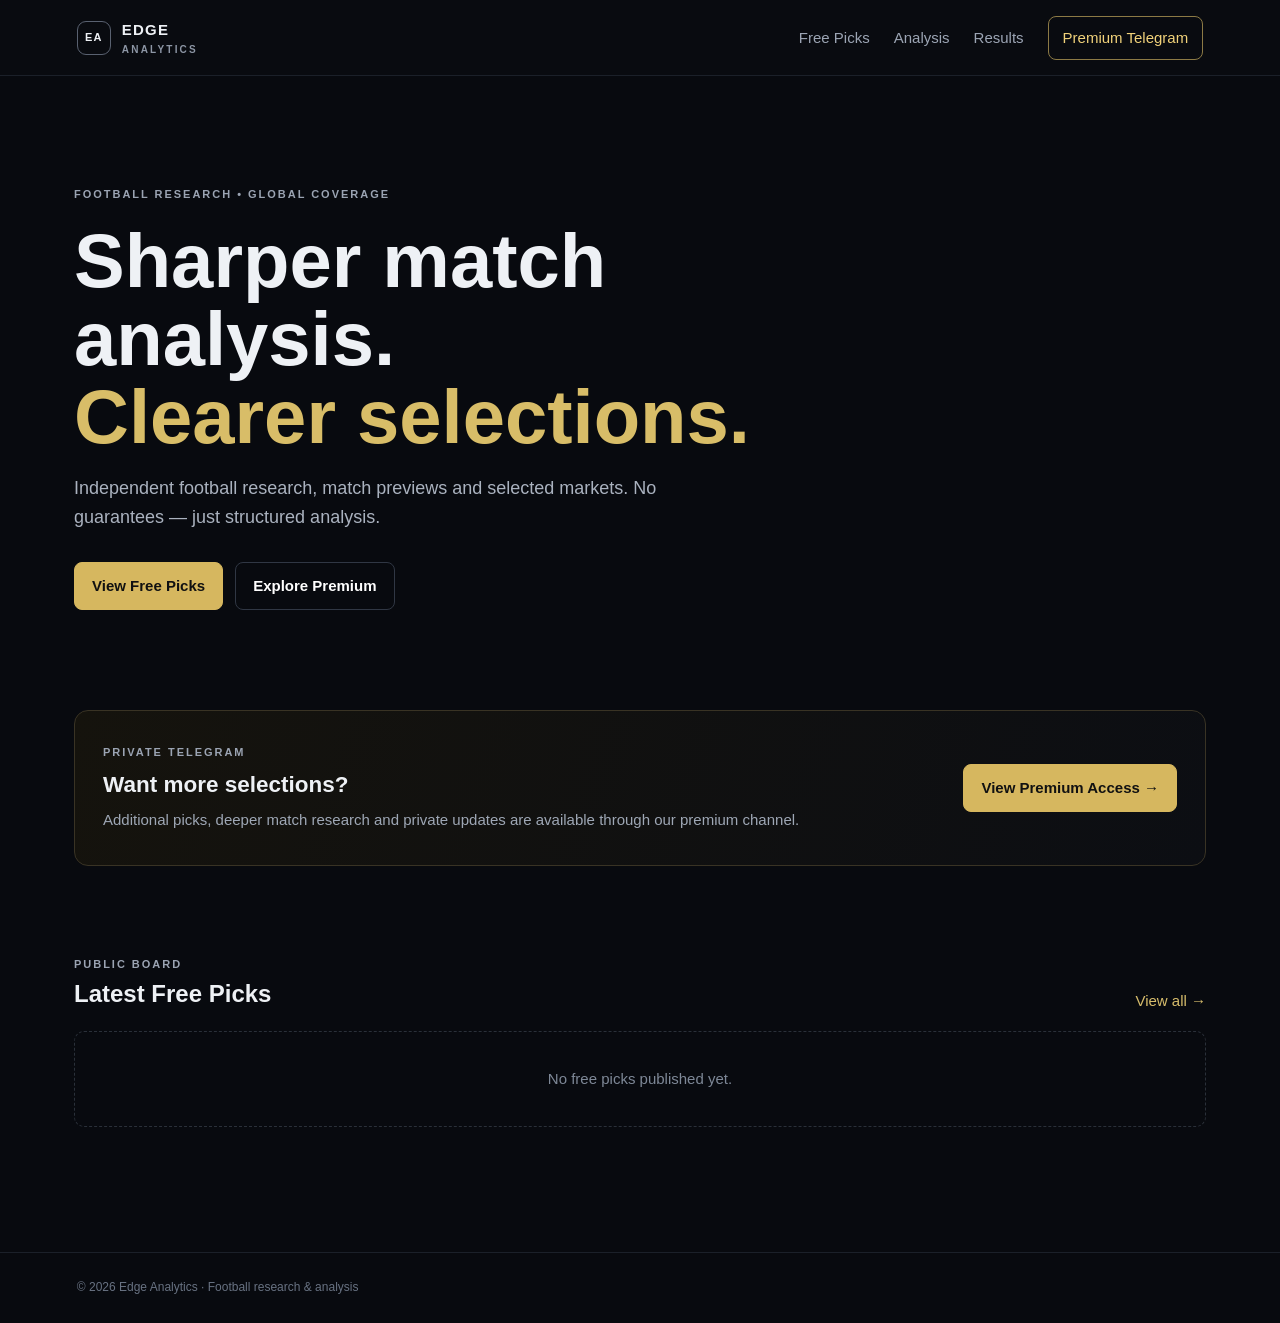
<file: index.html>
<!doctype html>
<html lang="en">
<head><meta charset="utf-8"><meta name="viewport" content="width=device-width,initial-scale=1">
<title>Edge Analytics | Football Match Analysis & Picks</title><meta name="description" content="Independent football research, match previews, statistics and selected football picks for a global audience. Clear analysis without guaranteed outcomes.">
<meta name="robots" content="index,follow">
<link rel="canonical" href="https://gokul-3059.github.io/edge-analytics/">
<meta property="og:type" content="website">
<meta property="og:title" content="Edge Analytics | Football Match Analysis & Picks">
<meta property="og:description" content="Independent football research, match previews, statistics and selected football picks for a global audience. Clear analysis without guaranteed outcomes.">
<meta property="og:url" content="https://gokul-3059.github.io/edge-analytics/">
<meta property="og:site_name" content="Edge Analytics">
<meta name="twitter:card" content="summary">
<meta name="twitter:title" content="Edge Analytics | Football Match Analysis & Picks">
<meta name="twitter:description" content="Independent football research, match previews, statistics and selected football picks for a global audience. Clear analysis without guaranteed outcomes.">
<link rel="icon" href="favicon.svg" type="image/svg+xml"><link rel="stylesheet" href="styles.css"><script type="application/ld+json">
{
  "@context":"https://schema.org",
  "@type":"WebSite",
  "name":"Edge Analytics",
  "url":"https://gokul-3059.github.io/edge-analytics/",
  "description":"Independent football research, match previews, statistics and selected football picks for a global audience. Clear analysis without guaranteed outcomes."
}
</script></head>
<body>
<header class="site-header"><a class="brand" href="index.html"><span class="logo">EA</span><span>EDGE<span>ANALYTICS</span></span></a>
<nav><a href="picks.html">Free Picks</a><a href="analysis.html">Analysis</a><a href="results.html">Results</a><a class="nav-premium" href="premium.html">Premium Telegram</a></nav></header>
<main>
<section class="hero"><div class="eyebrow">FOOTBALL RESEARCH • GLOBAL COVERAGE</div><h1>Sharper match analysis.<br><em>Clearer selections.</em></h1>
<p>Independent football research, match previews and selected markets. No guarantees — just structured analysis.</p>
<div class="hero-actions"><a class="btn primary" href="picks.html">View Free Picks</a><a class="btn ghost" href="premium.html">Explore Premium</a></div></section>
<section class="premium-banner"><div><span class="eyebrow">PRIVATE TELEGRAM</span><h2>Want more selections?</h2><p>Additional picks, deeper match research and private updates are available through our premium channel.</p></div><a class="btn primary" href="premium.html">View Premium Access →</a></section>
<section class="section compact"><div class="section-head"><div><span class="eyebrow">PUBLIC BOARD</span><h2>Latest Free Picks</h2></div><a class="text-link" href="picks.html">View all →</a></div><div id="homePicks" class="pick-list"></div></section>
</main><footer>© 2026 Edge Analytics · Football research & analysis</footer>
<script src="app.js"></script><script>renderHomePicks();</script></body></html>
</file>
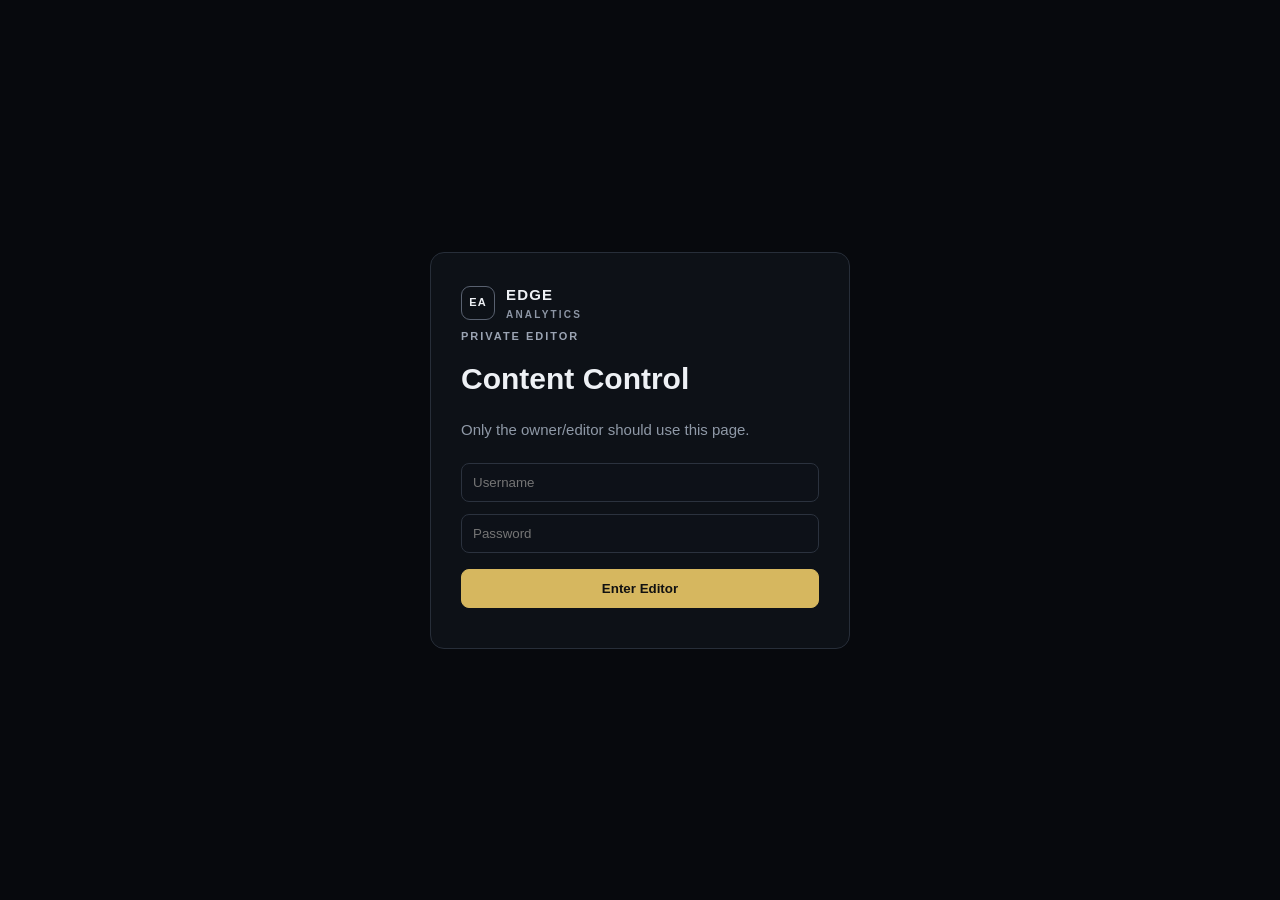
<file: admin.html>
<!doctype html><html lang="en"><head><meta charset="utf-8"><meta name="viewport" content="width=device-width,initial-scale=1"><title>Edge Analytics Editor</title><meta name="description" content="Private content editor for Edge Analytics.">
<meta name="robots" content="noindex,nofollow,noarchive">
<link rel="canonical" href="https://gokul-3059.github.io/edge-analytics/admin.html">
<meta property="og:type" content="website">
<meta property="og:title" content="Edge Analytics Editor">
<meta property="og:description" content="Private content editor for Edge Analytics.">
<meta property="og:url" content="https://gokul-3059.github.io/edge-analytics/admin.html">
<meta property="og:site_name" content="Edge Analytics">
<meta name="twitter:card" content="summary">
<meta name="twitter:title" content="Edge Analytics Editor">
<meta name="twitter:description" content="Private content editor for Edge Analytics.">
<link rel="icon" href="favicon.svg" type="image/svg+xml"><link rel="stylesheet" href="styles.css"></head>
<body class="admin-body">
<div id="loginView" class="login-screen"><div class="login-card"><div class="brand"><span class="logo">EA</span><span>EDGE<span>ANALYTICS</span></span></div><span class="eyebrow">PRIVATE EDITOR</span><h1>Content Control</h1><p>Only the owner/editor should use this page.</p><input id="loginUser" placeholder="Username" autocomplete="username"><input id="loginPass" type="password" placeholder="Password" autocomplete="current-password"><button class="btn primary full" onclick="login()">Enter Editor</button><div id="loginError" class="error"></div></div></div>
<div id="adminApp" class="admin-shell hidden"><aside class="sidebar"><div class="side-brand"><span class="logo">EA</span><b>EDGE<br>EDITOR</b></div>
<button class="side-btn active" data-tab="dashboard" onclick="showTab('dashboard')">Overview</button><button class="side-btn" data-tab="picks" onclick="showTab('picks')">Free Picks</button><button class="side-btn" data-tab="analysis" onclick="showTab('analysis')">Analysis</button><button class="side-btn" data-tab="results" onclick="showTab('results')">Results</button><button class="side-btn" data-tab="settings" onclick="showTab('settings')">Settings</button>
<div class="side-bottom"><a href="index.html">Open public site ↗</a><button onclick="logout()">Log out</button></div></aside>
<section class="admin-main"><div class="admin-top"><div><span class="eyebrow">PRIVATE CONTENT MANAGEMENT</span><h1 id="tabTitle">Overview</h1></div><span id="saveStatus" class="save-status">Ready</span></div>
<div id="tab-dashboard" class="tab"><div class="stat-grid"><div class="stat"><span>PUBLISHED PICKS</span><b id="statPicks">0</b></div><div class="stat"><span>PUBLISHED ANALYSIS</span><b id="statAnalysis">0</b></div><div class="stat"><span>RESULTS</span><b id="statResults">0</b></div></div><div class="admin-note"><b>Simple workflow</b><p>1. Write your own content in the blank form. 2. Choose <b>Save Draft</b> or <b>Publish</b>. 3. Drafts stay private. 4. Published content appears on the public site.</p></div></div>
<div id="tab-picks" class="tab hidden"><div class="editor-head"><div><h2>Free Picks</h2><p>Blank form — enter your own selection.</p></div></div><div id="pickEditor"></div></div>
<div id="tab-analysis" class="tab hidden"><div class="editor-head"><div><h2>Analysis</h2><p>Write detailed analysis and link it to a Free Pick.</p></div></div><div id="analysisEditor"></div></div>
<div id="tab-results" class="tab hidden"><div class="editor-head"><div><h2>Results</h2><p>Add match outcomes after the event.</p></div></div><div id="resultEditor"></div></div>
<div id="tab-settings" class="tab hidden"><div class="form-card"><h2>Public settings</h2><label>Telegram URL<input id="settingTelegram" placeholder="https://t.me/yourchannel"></label><label>Tagline<input id="settingTagline" placeholder="Football research & analysis"></label><button class="btn primary" onclick="saveSettings()">Save Settings</button></div></div>
</section></div><script src="app.js"></script><script src="admin.js"></script></body></html>
</file>
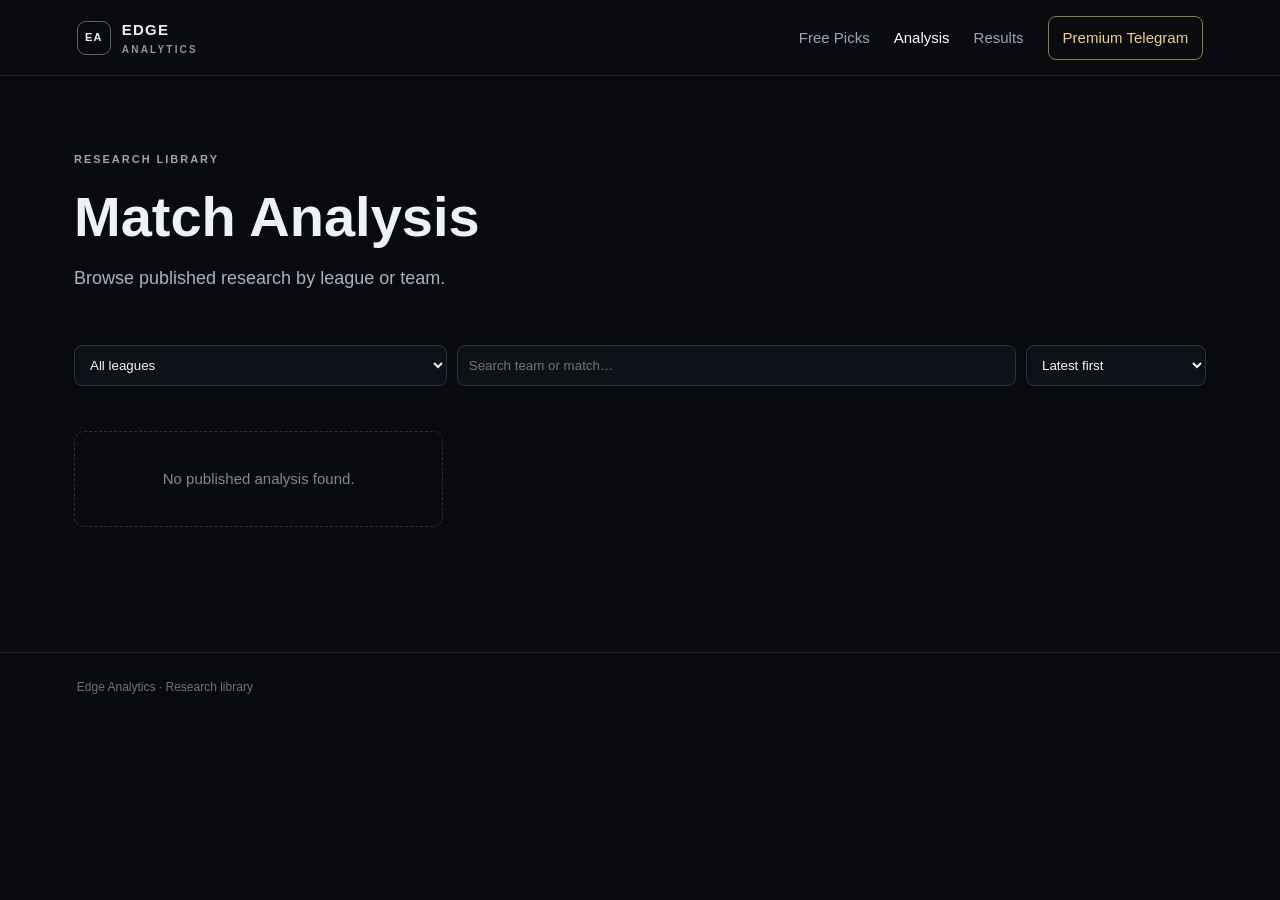
<file: analysis.html>
<!doctype html><html lang="en"><head><meta charset="utf-8"><meta name="viewport" content="width=device-width,initial-scale=1"><title>Football Match Analysis | Edge Analytics</title><meta name="description" content="Explore detailed football match analysis by league and team, including form, team news, tactics and analyst selections.">
<meta name="robots" content="index,follow">
<link rel="canonical" href="https://gokul-3059.github.io/edge-analytics/analysis.html">
<meta property="og:type" content="website">
<meta property="og:title" content="Football Match Analysis | Edge Analytics">
<meta property="og:description" content="Explore detailed football match analysis by league and team, including form, team news, tactics and analyst selections.">
<meta property="og:url" content="https://gokul-3059.github.io/edge-analytics/analysis.html">
<meta property="og:site_name" content="Edge Analytics">
<meta name="twitter:card" content="summary">
<meta name="twitter:title" content="Football Match Analysis | Edge Analytics">
<meta name="twitter:description" content="Explore detailed football match analysis by league and team, including form, team news, tactics and analyst selections.">
<link rel="icon" href="favicon.svg" type="image/svg+xml"><link rel="stylesheet" href="styles.css"></head>
<body><header class="site-header"><a class="brand" href="index.html"><span class="logo">EA</span><span>EDGE<span>ANALYTICS</span></span></a><nav><a href="picks.html">Free Picks</a><a class="active" href="analysis.html">Analysis</a><a href="results.html">Results</a><a class="nav-premium" href="premium.html">Premium Telegram</a></nav></header>
<main><section class="page-head"><span class="eyebrow">RESEARCH LIBRARY</span><h1>Match Analysis</h1><p>Browse published research by league or team.</p></section>
<section class="filters"><select id="leagueFilter"><option value="">All leagues</option></select><input id="teamSearch" placeholder="Search team or match…"><select id="sortFilter"><option value="latest">Latest first</option><option value="oldest">Oldest first</option></select></section>
<section class="section compact"><div id="analysisGrid" class="analysis-grid"></div></section></main><footer>Edge Analytics · Research library</footer>
<script src="app.js"></script><script>initAnalysis();document.getElementById('leagueFilter').onchange=renderAnalysis;document.getElementById('teamSearch').oninput=renderAnalysis;document.getElementById('sortFilter').onchange=renderAnalysis;</script></body></html>
</file>
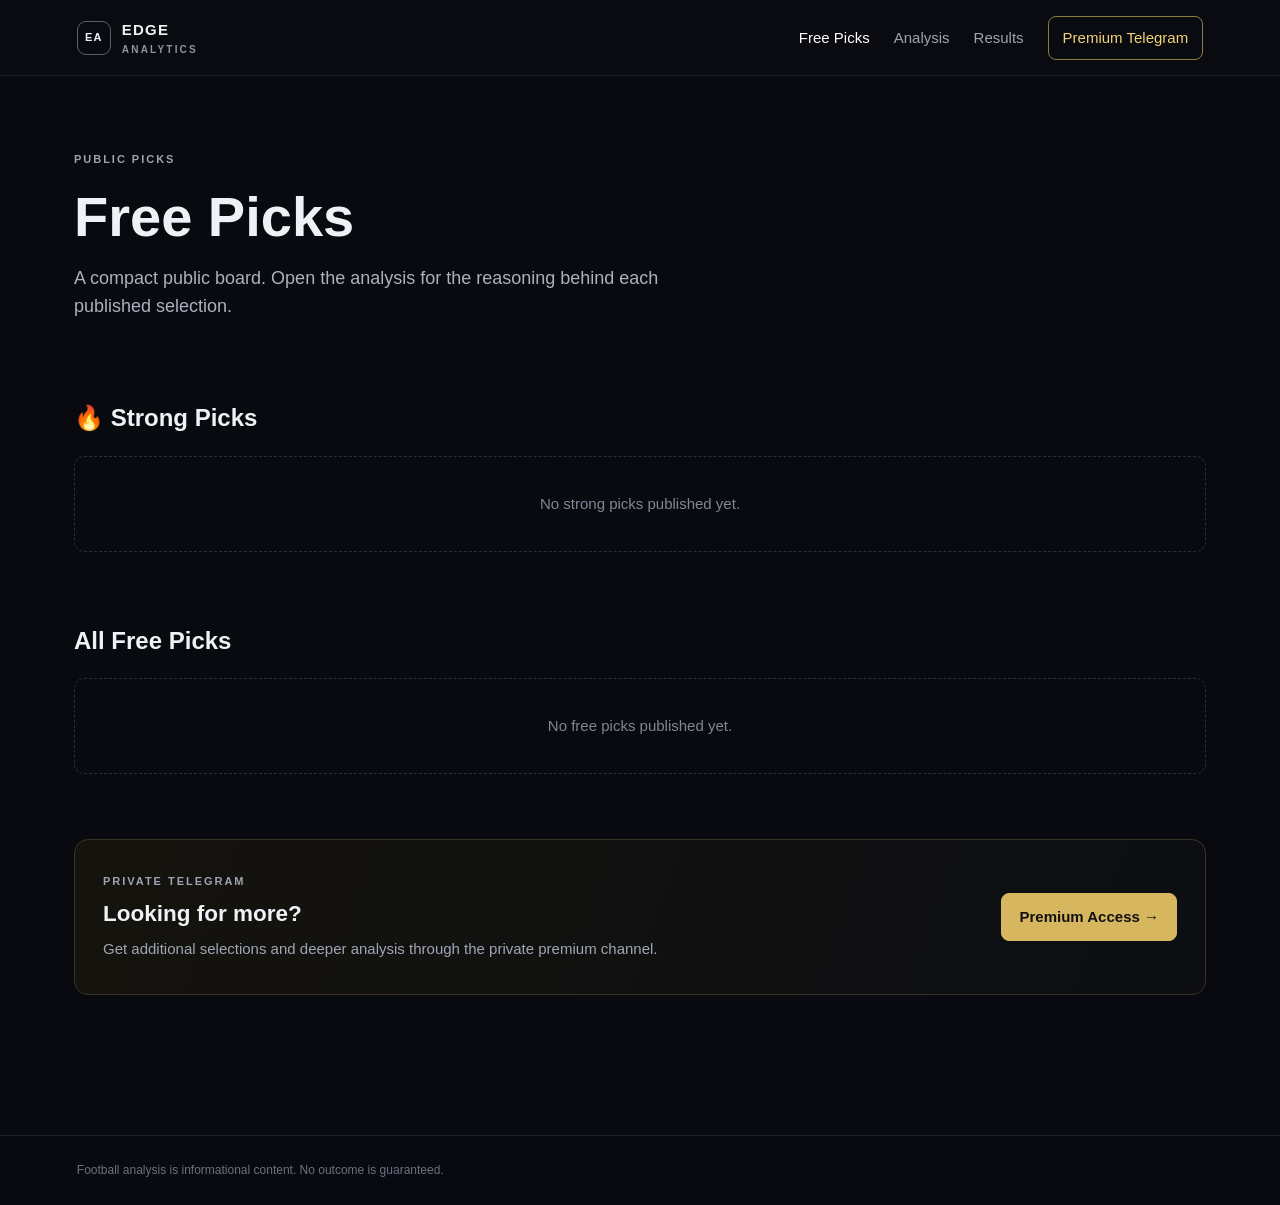
<file: picks.html>
<!doctype html><html lang="en"><head><meta charset="utf-8"><meta name="viewport" content="width=device-width,initial-scale=1"><title>Free Football Picks | Edge Analytics</title><meta name="description" content="Browse Edge Analytics free football picks, selected markets and match-based research. Review the analysis behind each published selection.">
<meta name="robots" content="index,follow">
<link rel="canonical" href="https://gokul-3059.github.io/edge-analytics/picks.html">
<meta property="og:type" content="website">
<meta property="og:title" content="Free Football Picks | Edge Analytics">
<meta property="og:description" content="Browse Edge Analytics free football picks, selected markets and match-based research. Review the analysis behind each published selection.">
<meta property="og:url" content="https://gokul-3059.github.io/edge-analytics/picks.html">
<meta property="og:site_name" content="Edge Analytics">
<meta name="twitter:card" content="summary">
<meta name="twitter:title" content="Free Football Picks | Edge Analytics">
<meta name="twitter:description" content="Browse Edge Analytics free football picks, selected markets and match-based research. Review the analysis behind each published selection.">
<link rel="icon" href="favicon.svg" type="image/svg+xml"><link rel="stylesheet" href="styles.css"></head>
<body><header class="site-header"><a class="brand" href="index.html"><span class="logo">EA</span><span>EDGE<span>ANALYTICS</span></span></a><nav><a class="active" href="picks.html">Free Picks</a><a href="analysis.html">Analysis</a><a href="results.html">Results</a><a class="nav-premium" href="premium.html">Premium Telegram</a></nav></header>
<main><section class="page-head"><span class="eyebrow">PUBLIC PICKS</span><h1>Free Picks</h1><p>A compact public board. Open the analysis for the reasoning behind each published selection.</p></section>
<section class="section compact"><div class="section-head"><h2>🔥 Strong Picks</h2></div><div id="strongPicks" class="pick-list"></div></section>
<section class="section compact"><div class="section-head"><h2>All Free Picks</h2></div><div id="allPicks" class="pick-list"></div></section>
<section class="premium-banner"><div><span class="eyebrow">PRIVATE TELEGRAM</span><h2>Looking for more?</h2><p>Get additional selections and deeper analysis through the private premium channel.</p></div><a class="btn primary" href="premium.html">Premium Access →</a></section></main>
<footer>Football analysis is informational content. No outcome is guaranteed.</footer><script src="app.js"></script><script>renderPicks();</script></body></html>
</file>
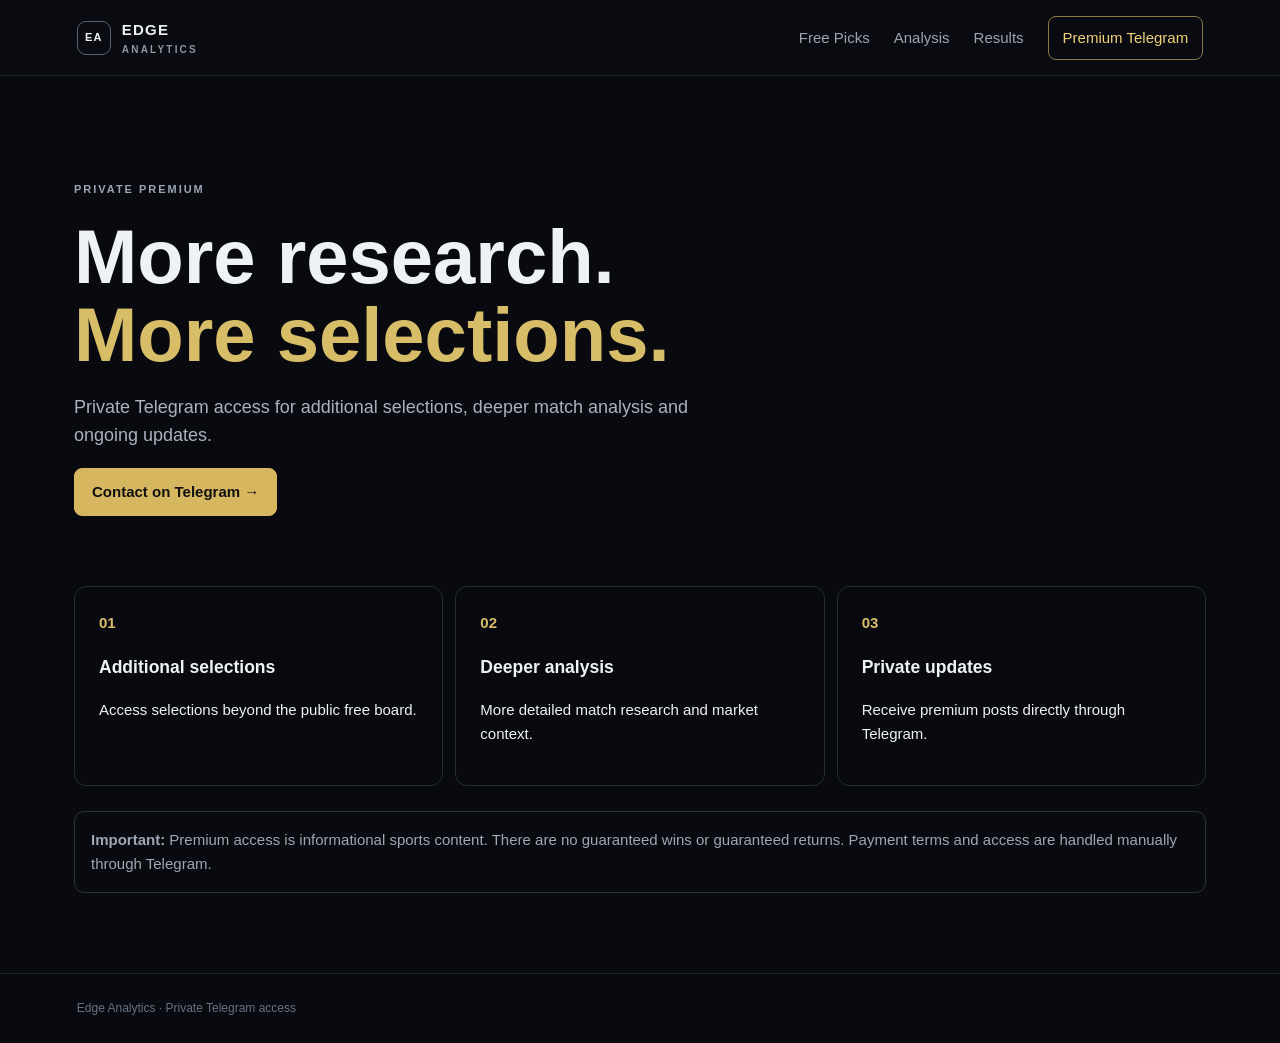
<file: premium.html>
<!doctype html><html lang="en"><head><meta charset="utf-8"><meta name="viewport" content="width=device-width,initial-scale=1"><title>Premium Football Analysis | Edge Analytics</title><meta name="description" content="Access additional football selections, deeper match analysis and private Telegram updates from Edge Analytics.">
<meta name="robots" content="index,follow">
<link rel="canonical" href="https://gokul-3059.github.io/edge-analytics/premium.html">
<meta property="og:type" content="website">
<meta property="og:title" content="Premium Football Analysis | Edge Analytics">
<meta property="og:description" content="Access additional football selections, deeper match analysis and private Telegram updates from Edge Analytics.">
<meta property="og:url" content="https://gokul-3059.github.io/edge-analytics/premium.html">
<meta property="og:site_name" content="Edge Analytics">
<meta name="twitter:card" content="summary">
<meta name="twitter:title" content="Premium Football Analysis | Edge Analytics">
<meta name="twitter:description" content="Access additional football selections, deeper match analysis and private Telegram updates from Edge Analytics.">
<link rel="icon" href="favicon.svg" type="image/svg+xml"><link rel="stylesheet" href="styles.css"></head>
<body><header class="site-header"><a class="brand" href="index.html"><span class="logo">EA</span><span>EDGE<span>ANALYTICS</span></span></a><nav><a href="picks.html">Free Picks</a><a href="analysis.html">Analysis</a><a href="results.html">Results</a><a class="active nav-premium" href="premium.html">Premium Telegram</a></nav></header>
<main><section class="premium-hero"><span class="eyebrow">PRIVATE PREMIUM</span><h1>More research.<br><em>More selections.</em></h1><p>Private Telegram access for additional selections, deeper match analysis and ongoing updates.</p><a id="premiumTelegram" class="btn primary" target="_blank" rel="noopener">Contact on Telegram →</a></section>
<section class="premium-grid"><div><b>01</b><h3>Additional selections</h3><p>Access selections beyond the public free board.</p></div><div><b>02</b><h3>Deeper analysis</h3><p>More detailed match research and market context.</p></div><div><b>03</b><h3>Private updates</h3><p>Receive premium posts directly through Telegram.</p></div></section>
<div class="notice"><b>Important:</b> Premium access is informational sports content. There are no guaranteed wins or guaranteed returns. Payment terms and access are handled manually through Telegram.</div></main>
<footer>Edge Analytics · Private Telegram access</footer><script src="app.js"></script><script>setPremiumLinks();</script></body></html>
</file>
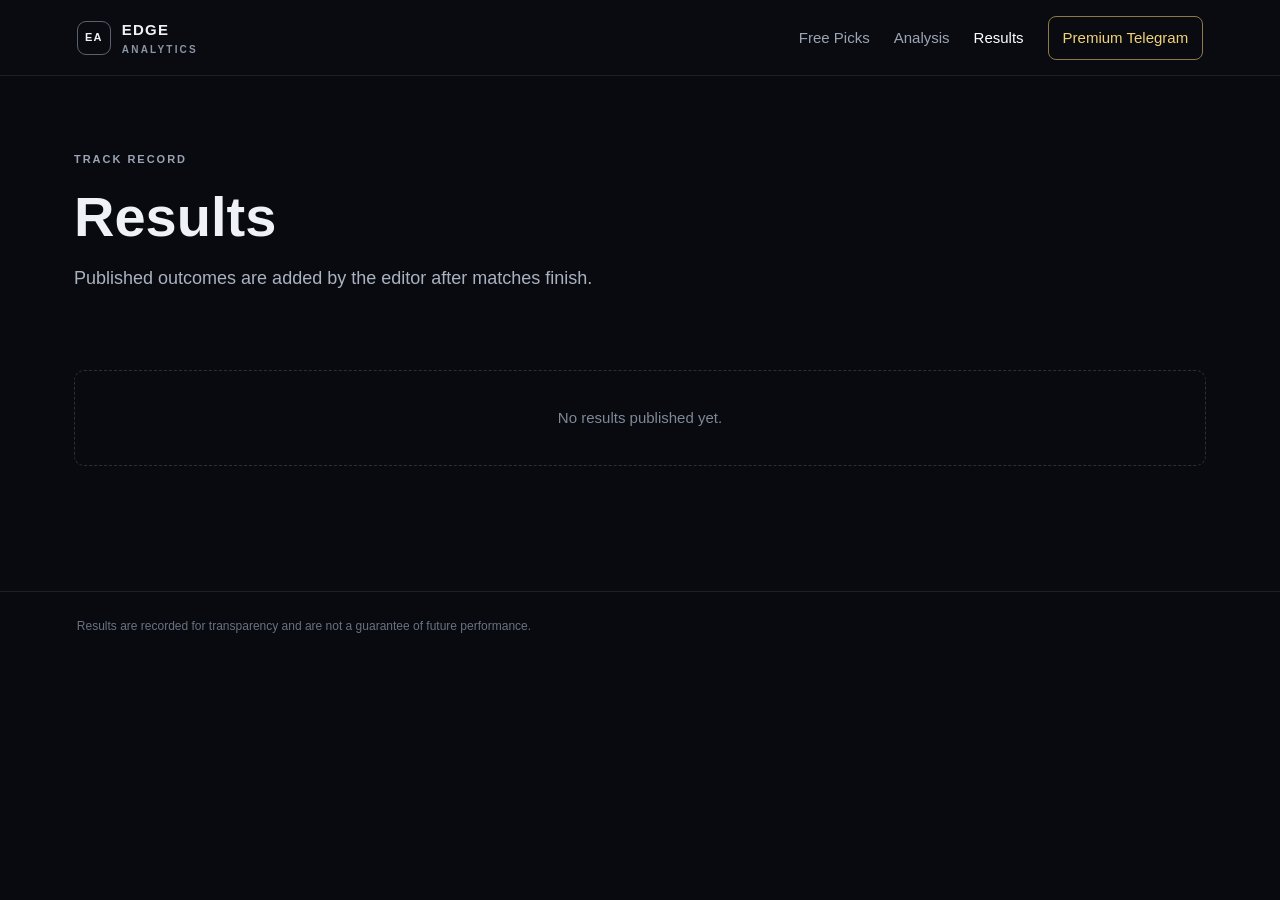
<file: results.html>
<!doctype html><html lang="en"><head><meta charset="utf-8"><meta name="viewport" content="width=device-width,initial-scale=1"><title>Football Picks Results | Edge Analytics</title><meta name="description" content="Review published football pick results and historical performance records from Edge Analytics.">
<meta name="robots" content="index,follow">
<link rel="canonical" href="https://gokul-3059.github.io/edge-analytics/results.html">
<meta property="og:type" content="website">
<meta property="og:title" content="Football Picks Results | Edge Analytics">
<meta property="og:description" content="Review published football pick results and historical performance records from Edge Analytics.">
<meta property="og:url" content="https://gokul-3059.github.io/edge-analytics/results.html">
<meta property="og:site_name" content="Edge Analytics">
<meta name="twitter:card" content="summary">
<meta name="twitter:title" content="Football Picks Results | Edge Analytics">
<meta name="twitter:description" content="Review published football pick results and historical performance records from Edge Analytics.">
<link rel="icon" href="favicon.svg" type="image/svg+xml"><link rel="stylesheet" href="styles.css"></head>
<body><header class="site-header"><a class="brand" href="index.html"><span class="logo">EA</span><span>EDGE<span>ANALYTICS</span></span></a><nav><a href="picks.html">Free Picks</a><a href="analysis.html">Analysis</a><a class="active" href="results.html">Results</a><a class="nav-premium" href="premium.html">Premium Telegram</a></nav></header>
<main><section class="page-head"><span class="eyebrow">TRACK RECORD</span><h1>Results</h1><p>Published outcomes are added by the editor after matches finish.</p></section><section class="section compact"><div id="results" class="result-list"></div></section></main>
<footer>Results are recorded for transparency and are not a guarantee of future performance.</footer><script src="app.js"></script><script>renderResults();</script></body></html>
</file>
<file: styles.css>
*{box-sizing:border-box}body{margin:0;background:#080a0f;color:#eef1f5;font:15px/1.6 Inter,Arial,sans-serif}a{color:inherit;text-decoration:none}.site-header{height:76px;padding:0 6vw;display:flex;align-items:center;justify-content:space-between;border-bottom:1px solid #1b2029;background:#090b10;position:sticky;top:0;z-index:10}.brand{display:flex;align-items:center;gap:11px;font-weight:800;letter-spacing:.08em}.brand>span:last-child span{display:block;color:#8d96a5;font-size:10px;letter-spacing:.22em}.logo{display:grid;place-items:center;width:34px;height:34px;border:1px solid #596170;border-radius:9px;font-size:11px}.site-header nav{display:flex;gap:24px;align-items:center}.site-header nav a{color:#9ca5b4}.site-header nav a:hover,.site-header nav a.active{color:#fff}.nav-premium{border:1px solid #8c7a45!important;padding:9px 14px;border-radius:8px;color:#f1d27a!important}main{max-width:1180px;margin:auto;padding:0 24px 80px}.hero{padding:110px 0 80px;max-width:850px}.eyebrow{font-size:11px;letter-spacing:.18em;color:#9ba4b3;font-weight:800}.hero h1,.premium-hero h1,.page-head h1{font-size:clamp(42px,7vw,76px);line-height:1.03;margin:18px 0}.hero em,.premium-hero em{font-style:normal;color:#d8bd68}.hero p,.page-head p,.premium-hero p{max-width:650px;color:#aab2bf;font-size:18px}.hero-actions{display:flex;gap:12px;margin-top:30px}.btn{display:inline-flex;align-items:center;justify-content:center;border:1px solid #303744;border-radius:8px;padding:11px 17px;background:#12161d;color:#fff;cursor:pointer;font-weight:750}.btn.primary{background:#d6b75f;color:#111;border-color:#d6b75f}.btn.ghost{background:transparent}.btn.full{width:100%}.premium-banner{margin:20px 0 60px;padding:28px;border:1px solid #393324;background:linear-gradient(110deg,#15130d,#0c0e13);border-radius:14px;display:flex;justify-content:space-between;gap:25px;align-items:center}.premium-banner h2{margin:4px 0}.premium-banner p{margin:5px 0;color:#9ea7b5}.section{padding:45px 0}.section.compact{padding-top:25px}.section-head{display:flex;justify-content:space-between;align-items:end;margin-bottom:18px}.section-head h2{margin:0;font-size:24px}.text-link{color:#d7bd6c}.page-head{padding:70px 0 35px}.page-head h1{font-size:56px}.pick-list{display:grid;gap:8px}.pick-row{display:grid;grid-template-columns:1fr 90px 140px 130px;gap:18px;align-items:center;padding:16px 18px;border:1px solid #202631;border-radius:10px;background:#0d1016}.pick-row.is-strong{border-left:3px solid #cdb15b}.pick-meta{display:flex;gap:12px;color:#7f8998;font-size:11px;text-transform:uppercase;letter-spacing:.04em}.pick-row h3{margin:3px 0;font-size:17px}.selection{color:#d9dee7}.pick-odds small{display:block;color:#737d8d;font-size:9px;letter-spacing:.12em}.pick-odds b{font-size:21px}.pick-type{text-align:center}.badge{display:inline-block;padding:4px 8px;border:1px solid #343b48;border-radius:99px;font-size:10px;color:#aeb6c3}.badge.strong{border-color:#796b3d;color:#e3ca7a}.badge.published{border-color:#3d6548;color:#86c798}.analysis-btn{font-size:12px;color:#d8bd68;text-align:right}.analysis-btn:hover{text-decoration:underline}.filters{display:grid;grid-template-columns:1fr 1.5fr 180px;gap:10px;margin-bottom:20px}.filters input,.filters select,.form-card input,.create-panel input,.create-panel select,.editor-card input,.editor-card select,.create-panel textarea,.editor-card textarea,.login-card input{width:100%;background:#0d1118;border:1px solid #2b323e;color:#f4f6f8;border-radius:8px;padding:11px;outline:none}.filters input:focus,.filters select:focus,.create-panel input:focus,.create-panel textarea:focus{border-color:#b69a50}.analysis-grid{display:grid;grid-template-columns:repeat(3,1fr);gap:12px}.analysis-card{border:1px solid #202631;border-radius:12px;padding:20px;background:#0d1016}.analysis-card:hover{border-color:#665a39}.analysis-card h3{margin:10px 0 6px}.analysis-card p{color:#9fa8b6;min-height:48px}.analysis-card span{color:#d8bd68;font-size:12px}.ac-meta{color:#727c8b;font-size:11px}.detail-grid{display:grid;grid-template-columns:1fr 330px;gap:35px}.detail-main section{border-bottom:1px solid #202631;padding:20px 0}.detail-main h2{font-size:19px}.detail-main p{color:#aeb6c3}.form-box{display:grid;grid-template-columns:1fr 1fr;gap:12px}.form-box>div,.selection-box,.side-note{border:1px solid #252c37;border-radius:10px;padding:18px;background:#0d1016}.selection-box strong{display:block;font-size:20px;margin:8px 0}.selection-box small{color:#9b8b57}.selection-box span,.side-note p{color:#8f99a7;font-size:13px}.detail-side{padding-top:20px}.side-note{margin:12px 0}.result-list{display:grid;gap:8px}.result-row,.result-edit{display:grid;grid-template-columns:1fr 1fr 100px;gap:12px;align-items:center;padding:14px;border:1px solid #202631;border-radius:9px}.result-row small{display:block;color:#798392}.won{color:#7fc98e}.lost{color:#e48787}.pending{color:#d8bd68}.premium-hero{padding:100px 0 70px;max-width:800px}.premium-grid{display:grid;grid-template-columns:repeat(3,1fr);gap:12px}.premium-grid>div{border:1px solid #252c37;border-radius:12px;padding:24px}.premium-grid b{color:#d8bd68}.notice{margin-top:25px;border:1px solid #2d3138;border-radius:10px;padding:16px;color:#9ea7b4}.empty{padding:35px;border:1px dashed #2a3039;border-radius:10px;color:#7e8897;text-align:center}footer{border-top:1px solid #1b2029;padding:25px 6vw;color:#687282;font-size:12px}.hidden{display:none!important}
.admin-body{background:#07090d}.admin-shell{display:grid;grid-template-columns:230px 1fr;min-height:100vh}.sidebar{border-right:1px solid #1c222c;padding:24px 16px;display:flex;flex-direction:column;gap:7px}.side-brand{display:flex;align-items:center;gap:10px;margin-bottom:20px}.side-btn,.side-bottom button,.side-bottom a{border:0;background:transparent;color:#8f99a7;text-align:left;padding:11px 12px;border-radius:7px;cursor:pointer;font:inherit}.side-btn:hover,.side-btn.active{background:#151922;color:#fff}.side-bottom{margin-top:auto;border-top:1px solid #202631;padding-top:15px;display:grid;gap:5px}.admin-main{padding:34px 5vw;max-width:1400px;width:100%}.admin-top{display:flex;justify-content:space-between;align-items:end;margin-bottom:28px}.admin-top h1{margin:5px 0 0;font-size:34px}.save-status{color:#8b96a5;font-size:12px}.stat-grid{display:grid;grid-template-columns:repeat(3,1fr);gap:12px}.stat{border:1px solid #222936;border-radius:10px;padding:22px;background:#0c1016}.stat span{font-size:10px;color:#778291;letter-spacing:.1em}.stat b{display:block;font-size:30px;margin-top:5px}.admin-note{margin-top:20px;border:1px solid #2b3039;background:#0d1117;padding:18px;border-radius:10px;color:#9ca5b2}.editor-head{margin-bottom:18px}.editor-head h2{margin:0}.editor-head p{color:#7f8997}.create-panel,.editor-card,.form-card{border:1px solid #252c36;border-radius:12px;background:#0c1016;padding:22px;margin-bottom:18px}.create-title{display:flex;justify-content:space-between;gap:20px;align-items:start;margin-bottom:20px}.create-title h2{margin:3px 0}.create-title p{margin:0;color:#8993a1}.editor-mode{font-size:10px;border:1px solid #37404c;border-radius:99px;padding:5px 8px;color:#9ca6b3}.editor-grid{display:grid;grid-template-columns:repeat(3,1fr);gap:12px;margin-bottom:12px}.editor-grid.wide{grid-template-columns:1fr 1fr}.editor-grid label,.form-card label{display:block;color:#8f99a7;font-size:11px;font-weight:700}.editor-grid input,.editor-grid select,.editor-grid textarea,.form-card input{margin-top:6px}.editor-grid textarea{min-height:110px;resize:vertical}.wide-field{grid-column:span 1}.publish-actions{display:flex;gap:10px;margin-top:18px}.draft-btn{background:#171c24;border-color:#3a424f}.form-help{font-size:11px;color:#687383;margin-top:10px}.saved-heading{display:flex;justify-content:space-between;align-items:end;margin:30px 0 12px}.saved-heading h2{margin:0}.saved-heading p{margin:2px 0;color:#788391}.saved-heading>span{font-size:11px;color:#778291}.ec-top{display:flex;justify-content:space-between;gap:20px;align-items:center;margin-bottom:15px}.ec-actions{display:flex;gap:7px}.ec-actions button{border:1px solid #343b47;background:#11151c;color:#c1c8d2;border-radius:7px;padding:7px 10px;cursor:pointer}.ec-actions .small{padding:7px 10px;font-size:11px}.result-edit{grid-template-columns:1fr 100px 80px;margin-bottom:8px}.result-edit button{background:#151920;border:1px solid #303744;color:#c5ccd6;padding:6px;border-radius:6px}.login-screen{min-height:100vh;display:grid;place-items:center;padding:20px}.login-card{width:min(420px,100%);border:1px solid #272e39;border-radius:14px;padding:30px;background:#0d1117}.login-card h1{margin:8px 0}.login-card p{color:#8f99a7}.login-card input{margin:6px 0}.login-card .btn{margin-top:10px}.error{color:#e78d8d;font-size:12px;margin-top:10px}
@media(max-width:850px){.site-header{height:auto;padding:16px 20px;gap:15px;flex-wrap:wrap}.site-header nav{width:100%;overflow:auto;gap:15px}.hero{padding:70px 0}.premium-banner{flex-direction:column;align-items:flex-start}.pick-row{grid-template-columns:1fr 80px}.pick-type,.analysis-btn{grid-column:auto}.analysis-grid,.premium-grid{grid-template-columns:1fr}.filters{grid-template-columns:1fr}.detail-grid{grid-template-columns:1fr}.admin-shell{grid-template-columns:1fr}.sidebar{position:static;border-right:0;border-bottom:1px solid #1c222c}.side-bottom{margin-top:10px}.admin-main{padding:25px 18px}.editor-grid,.editor-grid.wide,.stat-grid{grid-template-columns:1fr}.ec-top{align-items:flex-start;flex-direction:column}.result-row,.result-edit{grid-template-columns:1fr}.pick-row{grid-template-columns:1fr}.pick-odds{display:flex;gap:8px;align-items:center}.form-box{grid-template-columns:1fr}}
</file>
